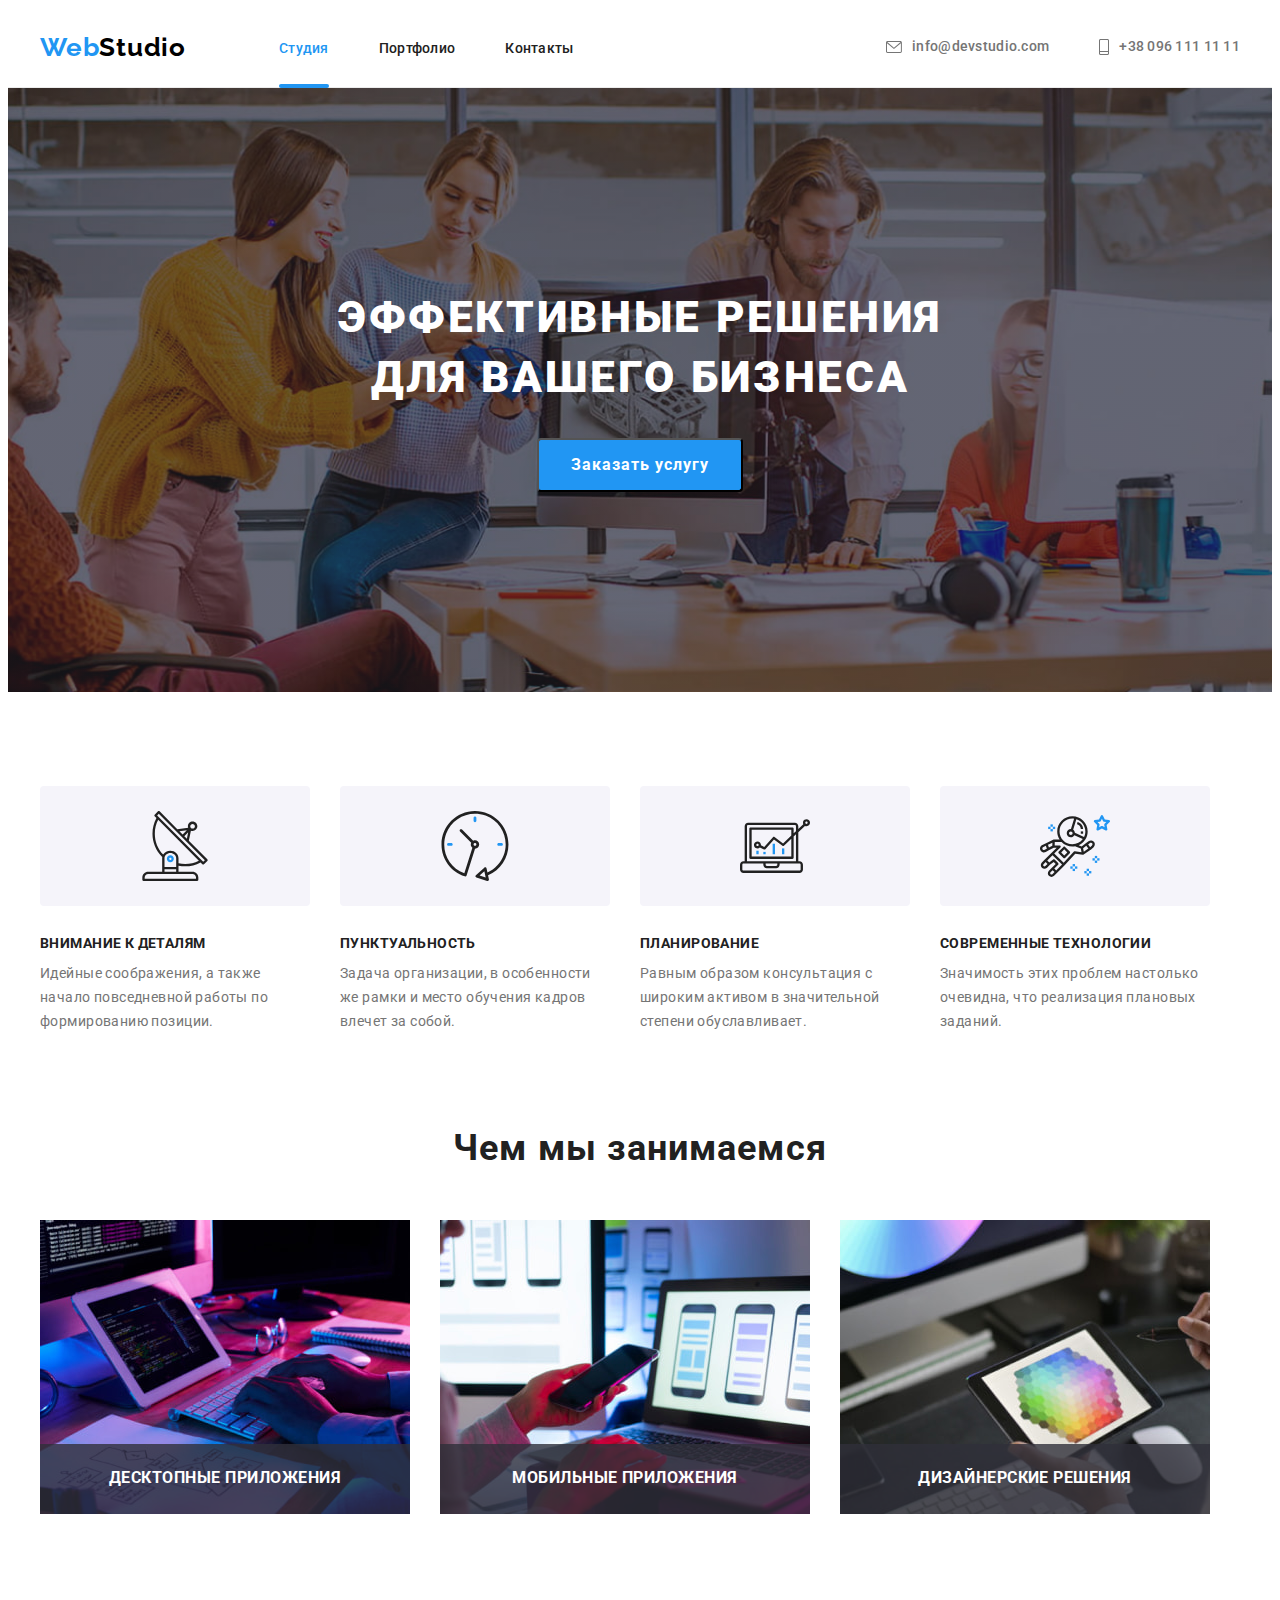
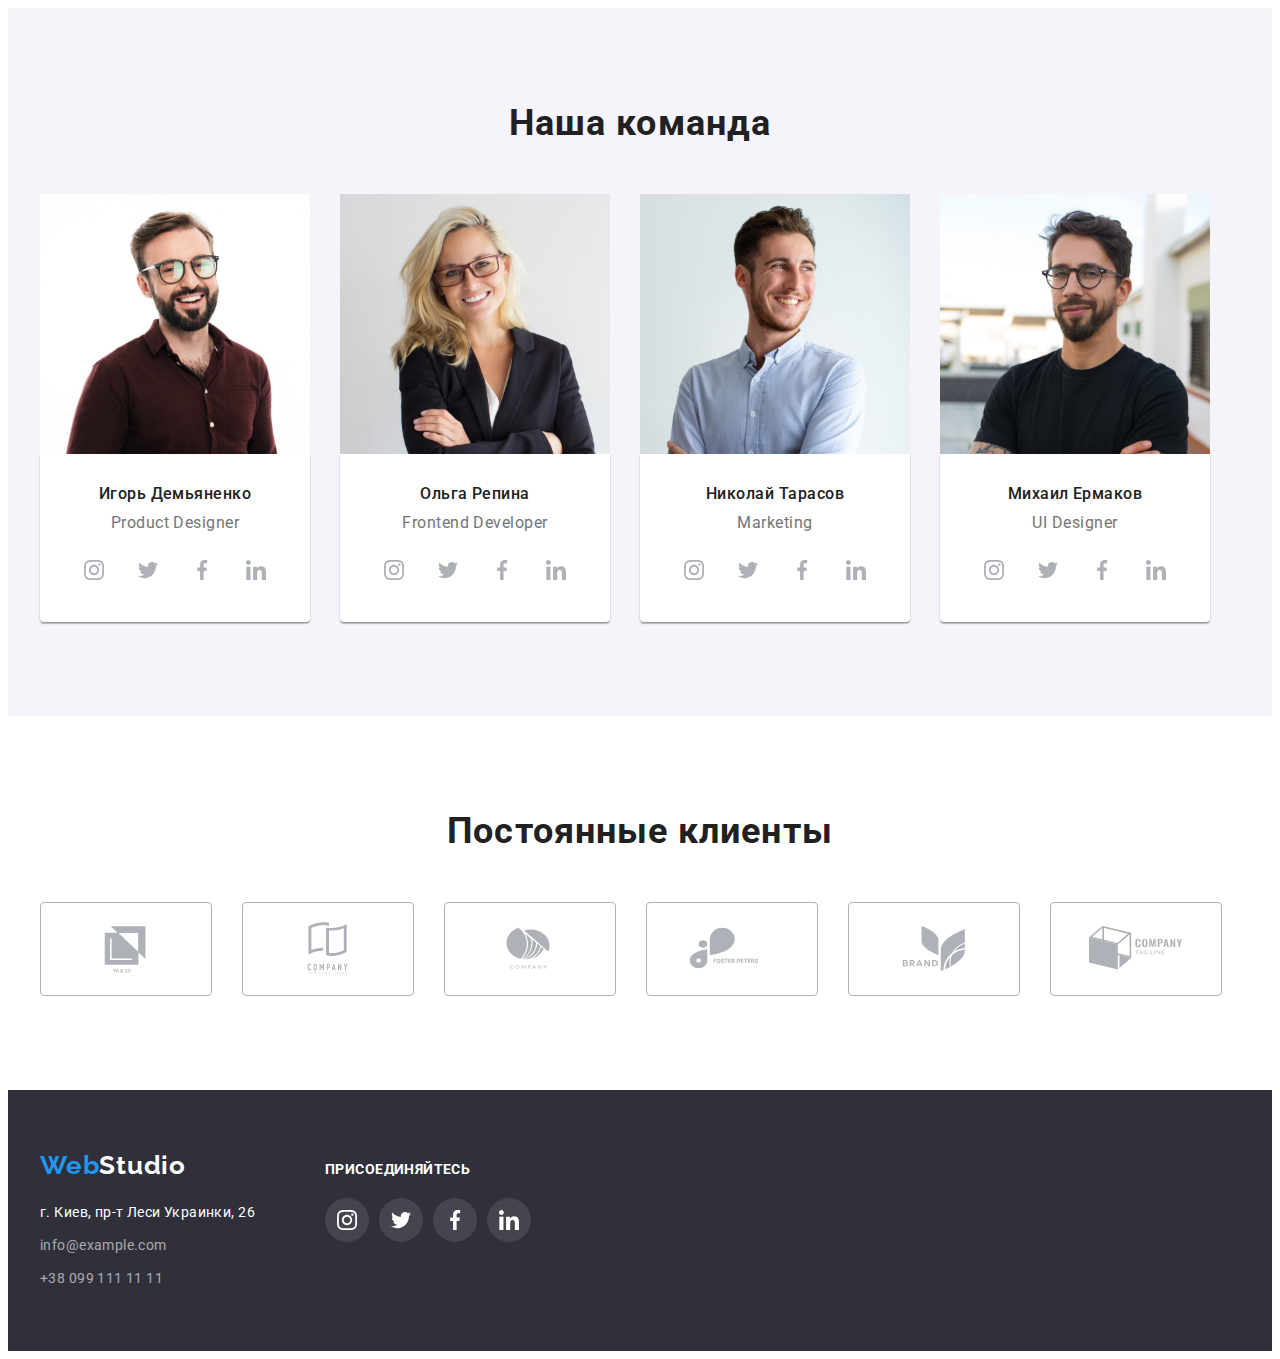
<file: index.html>
<!DOCTYPE html>
<html lang="ru">
  <head>
    <meta charset="UTF-8" />
    <meta http-equiv="X-UA-Compatible" content="IE=edge" />
    <meta name="viewport" content="width=device-width, initial-scale=1.0" />
    <title>Студия</title>
    <link rel="preconnect" href="https://fonts.googleapis.com" />
    <link rel="preconnect" href="https://fonts.gstatic.com" crossorigin />
    <link
      href="https://fonts.googleapis.com/css2?family=Raleway:wght@700&family=Roboto:wght@400;500;700;900&display=swap"
      rel="stylesheet"
    />
    <link
      rel="stylesheet"
      href="https://cdnjs.cloudflare.com/ajax/libs/modern-normalize/1.1.0/modern-normalize.min.css"
      integrity="sha512-wpPYUAdjBVSE4KJnH1VR1HeZfpl1ub8YT/NKx4PuQ5NmX2tKuGu6U/JRp5y+Y8XG2tV+wKQpNHVUX03MfMFn9Q=="
      crossorigin="anonymous"
      referrerpolicy="no-referrer"
    />
    <link rel="stylesheet" href="./css/style.css" />
  </head>
  <body>
    <!-- Шапка сайта -->
    <header class="site-header">
      <div class="container header-container">
        <nav class="navigation">
          <a class="logo" href="./index.html">Web<span class="logo-black">Studio</span></a>
          <ul class="site-nav">
            <li class="site-nav-item">
              <a class="site-nav-link current" href="./index.html">Студия</a>
            </li>
            <li class="site-nav-item">
              <a class="site-nav-link" href="./portfolio.html">Портфолио</a>
            </li>
            <li class="site-nav-item">
              <a class="site-nav-link" href="./contacts.html">Контакты</a>
            </li>
          </ul>
        </nav>

        <ul class="contact-header">
          <li class="contact-header-item margin-right">
            <a class="contact-header-link" href="mailto:info@devstudio.com">
              <svg class="contact-header-link-icon" width="16" height="12">
                <use href="./images/icons.svg#icon-mail"></use>
              </svg>
              info@devstudio.com</a
            >
          </li>
          <li class="contact-header-item">
            <a class="contact-header-link" href="tel:+380961111111">
              <svg class="contact-header-link-icon" width="10" height="16">
                <use href="./images/icons.svg#icon-phone"></use>
              </svg>
              +38 096 111 11 11</a
            >
          </li>
        </ul>
      </div>
    </header>

    <!-- Уникальный контент -->
    <main>
      <!-- Баннер -->
      <section class="banner">
        <div class="container">
          <h1 class="banner-title">Эффективные решения для вашего бизнеса</h1>
          <button class="banner-buttons" type="button" data-modal-open>Заказать услугу</button>
        </div>
      </section>

      <!-- Особенности -->
      <section class="section">
        <div class="container">
          <h2 class="section-title visually-hidden">Особенности</h2>
          <ul class="features-list">
            <li class="features-item">
              <div class="features-icon-container">
                <svg width="70px" height="70px">
                  <use href="./images/icons.svg#icon-antenna"></use>
                </svg>
              </div>
              <h3 class="features-item-title">Внимание к деталям</h3>
              <p class="features-item-text">
                Идейные соображения, а также начало повседневной работы по формированию позиции.
              </p>
            </li>
            <li class="features-item">
              <div class="features-icon-container">
                <svg width="70px" height="70px">
                  <use href="./images/icons.svg#icon-clock"></use>
                </svg>
              </div>
              <h3 class="features-item-title">Пунктуальность</h3>
              <p class="features-item-text">
                Задача организации, в особенности же рамки и место обучения кадров влечет за собой.
              </p>
            </li>
            <li class="features-item">
              <div class="features-icon-container">
                <svg width="70px" height="70px">
                  <use href="./images/icons.svg#icon-diagram"></use>
                </svg>
              </div>
              <h3 class="features-item-title">Планирование</h3>
              <p class="features-item-text">
                Равным образом консультация с широким активом в значительной степени обуславливает.
              </p>
            </li>
            <li class="features-item">
              <div class="features-icon-container">
                <svg width="70px" height="70px">
                  <use href="./images/icons.svg#icon-astronaut"></use>
                </svg>
              </div>
              <h3 class="features-item-title">Современные технологии</h3>
              <p class="features-item-text">
                Значимость этих проблем настолько очевидна, что реализация плановых заданий.
              </p>
            </li>
          </ul>
        </div>
      </section>

      <!-- Чем мы занимаемся -->
      <section class="projects section">
        <div class="container">
          <h2 class="section-title">Чем мы занимаемся</h2>
          <ul class="project-list">
            <li class="project-item">
              <div class="project-item-wrapper">
                <img
                  src="./images/close-up-image-programer-working-his-desk-office_1098-18707.jpg"
                  alt="Десктопные приложения"
                  width="370"
                />
                <p class="project-item-overlay">Десктопные приложения</p>
              </div>
            </li>
            <li class="project-item">
              <div class="project-item-wrapper">
                <img
                  src="./images/web-ui-designers-are-developing-application-smartphones-team-creators-is-working-interface-mobile-phones_8119-2713.jpg"
                  alt="Мобильные приложения"
                  width="370"
                />
                <p class="project-item-overlay">Мобильные приложения</p>
              </div>
            </li>
            <li class="project-item">
              <div class="project-item-wrapper">
                <img
                  src="./images/creative-artist-web-design-with-working-colour-selection-graphic-tablet_35674-1119.jpg"
                  alt="Дизайнерские решения"
                  width="370"
                />
                <p class="project-item-overlay">Дизайнерские решения</p>
              </div>
            </li>
          </ul>
        </div>
      </section>

      <!-- Наша команда -->
      <section class="team section">
        <div class="container">
          <h2 class="section-title">Наша команда</h2>
          <ul class="team-list">
            <li class="team-card">
              <img src="./images/demyanenko.jpg" alt="Игорь Демьяненко" width="270" />
              <div class="team-card-container">
                <h3 class="team-card-title">Игорь Демьяненко</h3>
                <p class="team-card-text" lang="en">Product Designer</p>
                <ul class="social-list">
                  <li class="social-list-item">
                    <a class="social-list-link" href=""
                      ><svg class="social-list-icon" width="20px" height="20px">
                        <use href="./images/icons.svg#icon-instagram"></use></svg
                    ></a>
                  </li>
                  <li class="social-list-item">
                    <a class="social-list-link" href=""
                      ><svg class="social-list-icon" width="20px" height="20px">
                        <use href="./images/icons.svg#icon-twitter"></use></svg
                    ></a>
                  </li>
                  <li class="social-list-item">
                    <a class="social-list-link" href=""
                      ><svg class="social-list-icon" width="20px" height="20px">
                        <use href="./images/icons.svg#icon-facebook"></use></svg
                    ></a>
                  </li>
                  <li class="social-list-item">
                    <a class="social-list-link" href=""
                      ><svg class="social-list-icon" width="20px" height="20px">
                        <use href="./images/icons.svg#icon-linkedin"></use></svg
                    ></a>
                  </li>
                </ul>
              </div>
            </li>
            <li class="team-card">
              <img src="./images/repina.jpg" alt="Ольга Репина" width="270" />
              <div class="team-card-container">
                <h3 class="team-card-title">Ольга Репина</h3>
                <p class="team-card-text" lang="en">Frontend Developer</p>
                <ul class="social-list">
                  <li class="social-list-item">
                    <a class="social-list-link" href=""
                      ><svg class="social-list-icon" width="20px" height="20px">
                        <use href="./images/icons.svg#icon-instagram"></use></svg
                    ></a>
                  </li>
                  <li class="social-list-item">
                    <a class="social-list-link" href=""
                      ><svg class="social-list-icon" width="20px" height="20px">
                        <use href="./images/icons.svg#icon-twitter"></use></svg
                    ></a>
                  </li>
                  <li class="social-list-item">
                    <a class="social-list-link" href=""
                      ><svg class="social-list-icon" width="20px" height="20px">
                        <use href="./images/icons.svg#icon-facebook"></use></svg
                    ></a>
                  </li>
                  <li class="social-list-item">
                    <a class="social-list-link" href=""
                      ><svg class="social-list-icon" width="20px" height="20px">
                        <use href="./images/icons.svg#icon-linkedin"></use></svg
                    ></a>
                  </li>
                </ul>
              </div>
            </li>
            <li class="team-card">
              <img src="./images/tarasov.jpg" alt="Николай Тарасов" width="270" />
              <div class="team-card-container">
                <h3 class="team-card-title">Николай Тарасов</h3>
                <p class="team-card-text" lang="en">Marketing</p>
                <ul class="social-list">
                  <li class="social-list-item">
                    <a class="social-list-link" href=""
                      ><svg class="social-list-icon" width="20px" height="20px">
                        <use href="./images/icons.svg#icon-instagram"></use></svg
                    ></a>
                  </li>
                  <li class="social-list-item">
                    <a class="social-list-link" href=""
                      ><svg class="social-list-icon" width="20px" height="20px">
                        <use href="./images/icons.svg#icon-twitter"></use></svg
                    ></a>
                  </li>
                  <li class="social-list-item">
                    <a class="social-list-link" href=""
                      ><svg class="social-list-icon" width="20px" height="20px">
                        <use href="./images/icons.svg#icon-facebook"></use></svg
                    ></a>
                  </li>
                  <li class="social-list-item">
                    <a class="social-list-link" href=""
                      ><svg class="social-list-icon" width="20px" height="20px">
                        <use href="./images/icons.svg#icon-linkedin"></use></svg
                    ></a>
                  </li>
                </ul>
              </div>
            </li>
            <li class="team-card">
              <img src="./images/ermakov.jpg" alt="Михаил Ермаков" width="270" />
              <div class="team-card-container">
                <h3 class="team-card-title">Михаил Ермаков</h3>
                <p class="team-card-text" lang="en">UI Designer</p>
                <ul class="social-list">
                  <li class="social-list-item">
                    <a class="social-list-link" href=""
                      ><svg class="social-list-icon" width="20px" height="20px">
                        <use href="./images/icons.svg#icon-instagram"></use></svg
                    ></a>
                  </li>
                  <li class="social-list-item">
                    <a class="social-list-link" href=""
                      ><svg class="social-list-icon" width="20px" height="20px">
                        <use href="./images/icons.svg#icon-twitter"></use></svg
                    ></a>
                  </li>
                  <li class="social-list-item">
                    <a class="social-list-link" href=""
                      ><svg class="social-list-icon" width="20px" height="20px">
                        <use href="./images/icons.svg#icon-facebook"></use></svg
                    ></a>
                  </li>
                  <li class="social-list-item">
                    <a class="social-list-link" href=""
                      ><svg class="social-list-icon" width="20px" height="20px">
                        <use href="./images/icons.svg#icon-linkedin"></use></svg
                    ></a>
                  </li>
                </ul>
              </div>
            </li>
          </ul>
        </div>
      </section>
      <section class="clients section">
        <div class="container">
          <h2 class="section-title">Постоянные клиенты</h2>
          <ul class="clients-list">
            <li class="clients-item">
              <a class="clients-link" href=""
                ><svg class="clients-icon" width="106" height="60">
                  <use href="./images/icons.svg#icon-Logo1"></use></svg
              ></a>
            </li>
            <li class="clients-item">
              <a class="clients-link" href=""
                ><svg class="clients-icon" width="106" height="60">
                  <use href="./images/icons.svg#icon-Logo2"></use></svg
              ></a>
            </li>
            <li class="clients-item">
              <a class="clients-link" href=""
                ><svg class="clients-icon" width="106" height="60">
                  <use href="./images/icons.svg#icon-Logo3"></use></svg
              ></a>
            </li>
            <li class="clients-item">
              <a class="clients-link" href=""
                ><svg class="clients-icon" width="106" height="60">
                  <use href="./images/icons.svg#icon-Logo4"></use></svg
              ></a>
            </li>
            <li class="clients-item">
              <a class="clients-link" href=""
                ><svg class="clients-icon" width="106" height="60">
                  <use href="./images/icons.svg#icon-Logo5"></use></svg
              ></a>
            </li>
            <li class="clients-item">
              <a class="clients-link" href=""
                ><svg class="clients-icon" width="106" height="60">
                  <use href="./images/icons.svg#icon-Logo6"></use></svg
              ></a>
            </li>
          </ul>
        </div>
      </section>
    </main>

    <!-- Футер -->
    <footer class="site-footer">
      <div class="container">
        <div class="footer-container">
          <div class="address-container">
            <a class="logo" href="./index.html">Web<span class="logo-white">Studio</span></a>

            <!-- Контакты -->
            <address class="address">
              <ul class="contact-footer">
                <li class="contact-footer-item">
                  <a class="contact-footer-link" href="https://goo.gl/maps/V5BgEMV831Q8AJGa7"
                    >г. Киев, пр-т Леси Украинки, 26</a
                  >
                </li>
                <li class="contact-footer-item">
                  <a class="contact-footer-link transparent" href="mailto:info@example.com"
                    >info@example.com</a
                  >
                </li>
                <li class="contact-footer-item">
                  <a class="contact-footer-link transparent" href="tel:+380991111111"
                    >+38 099 111 11 11</a
                  >
                </li>
              </ul>
            </address>
          </div>
          <div class="footer-social">
            <p class="footer-social-text">Присоединяйтесь</p>
            <ul class="footer-social-list">
              <li class="footer-social-item">
                <a class="footer-social-link" href="">
                  <svg class="footer-social-icon" width="20px" height="20px">
                    <use href="./images/icons.svg#icon-instagram"></use>
                  </svg>
                </a>
              </li>
              <li class="footer-social-item">
                <a class="footer-social-link" href="">
                  <svg class="footer-social-icon" width="20px" height="20px">
                    <use href="./images/icons.svg#icon-twitter"></use>
                  </svg>
                </a>
              </li>
              <li class="footer-social-item">
                <a class="footer-social-link" href="">
                  <svg class="footer-social-icon" width="20px" height="20px">
                    <use href="./images/icons.svg#icon-facebook"></use>
                  </svg>
                </a>
              </li>
              <li class="footer-social-item">
                <a class="footer-social-link" href="">
                  <svg class="footer-social-icon" width="20px" height="20px">
                    <use href="./images/icons.svg#icon-linkedin"></use>
                  </svg>
                </a>
              </li>
            </ul>
          </div>
        </div>
      </div>
    </footer>
    <div class="backdrop is-hidden" data-modal>
      <div class="modal">
        <button type="button" class="modal-close-btn" data-modal-close>
          <svg class="modal-close-icon" width="18" height="18">
            <use href="./images/icons.svg#icon-close"></use>
          </svg>
        </button>
      </div>
    </div>
    <script src="./js/modal.js"></script>
  </body>
</html>
</file>
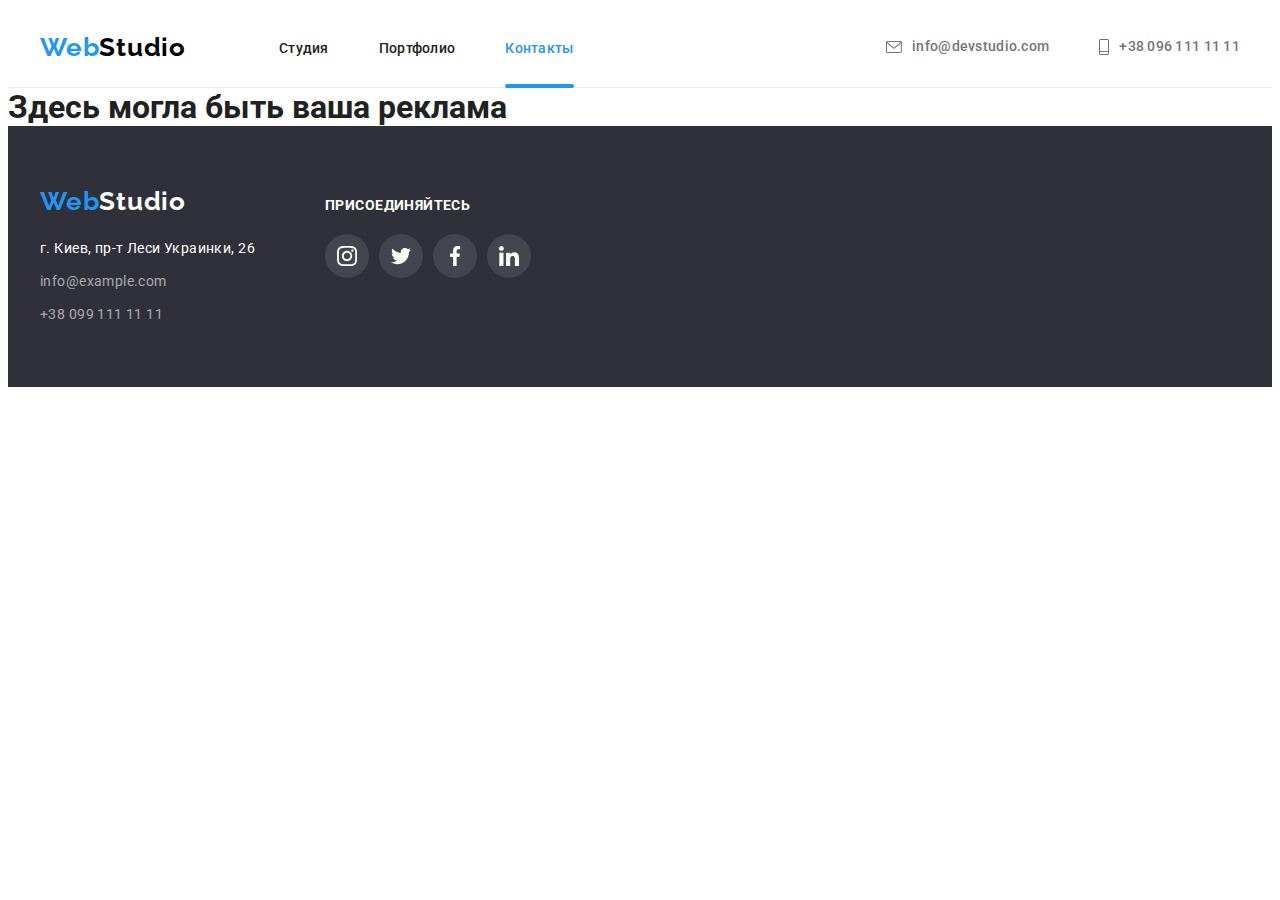
<file: contacts.html>
<!DOCTYPE html>
<html lang="ru">
  <head>
    <meta charset="UTF-8" />
    <meta http-equiv="X-UA-Compatible" content="IE=edge" />
    <meta name="viewport" content="width=device-width, initial-scale=1.0" />
    <title>Контакты</title>
    <link rel="preconnect" href="https://fonts.googleapis.com" />
    <link rel="preconnect" href="https://fonts.gstatic.com" crossorigin />
    <link
      href="https://fonts.googleapis.com/css2?family=Raleway:wght@700&family=Roboto:wght@400;500;700;900&display=swap"
      rel="stylesheet"
    />
    <link
      rel="stylesheet"
      href="https://cdnjs.cloudflare.com/ajax/libs/modern-normalize/1.1.0/modern-normalize.min.css"
      integrity="sha512-wpPYUAdjBVSE4KJnH1VR1HeZfpl1ub8YT/NKx4PuQ5NmX2tKuGu6U/JRp5y+Y8XG2tV+wKQpNHVUX03MfMFn9Q=="
      crossorigin="anonymous"
      referrerpolicy="no-referrer"
    />
    <link rel="stylesheet" href="./css/style.css" />
  </head>
  <body>
    <!-- Шапка сайта -->
    <header class="site-header">
      <div class="container header-container">
        <nav class="navigation">
          <a class="logo" href="./index.html">Web<span class="logo-black">Studio</span></a>
          <ul class="site-nav">
            <li class="site-nav-item">
              <a class="site-nav-link" href="./index.html">Студия</a>
            </li>
            <li class="site-nav-item">
              <a class="site-nav-link" href="./portfolio.html">Портфолио</a>
            </li>
            <li class="site-nav-item">
              <a class="site-nav-link current" href="./contacts.html">Контакты</a>
            </li>
          </ul>
        </nav>

        <ul class="contact-header">
          <li class="contact-header-item margin-right">
            <a class="contact-header-link" href="mailto:info@devstudio.com">
              <svg class="contact-header-link-icon" width="16" height="12">
                <use href="./images/icons.svg#icon-mail"></use>
              </svg>
              info@devstudio.com</a
            >
          </li>
          <li class="contact-header-item">
            <a class="contact-header-link" href="tel:+380961111111">
              <svg class="contact-header-link-icon" width="10" height="16">
                <use href="./images/icons.svg#icon-phone"></use>
              </svg>
              +38 096 111 11 11</a
            >
          </li>
        </ul>
      </div>
    </header>

    <!-- Уникальный контент -->
    <main>
      <h1>Здесь могла быть ваша реклама</h1>
    </main>

    <!-- Футер -->
    <footer class="site-footer">
      <div class="container">
        <div class="footer-container">
          <div class="address-container">
            <a class="logo" href="./index.html">Web<span class="logo-white">Studio</span></a>

            <!-- Контакты -->
            <address class="address">
              <ul class="contact-footer">
                <li class="contact-footer-item">
                  <a class="contact-footer-link" href="https://goo.gl/maps/V5BgEMV831Q8AJGa7"
                    >г. Киев, пр-т Леси Украинки, 26</a
                  >
                </li>
                <li class="contact-footer-item">
                  <a class="contact-footer-link transparent" href="mailto:info@example.com"
                    >info@example.com</a
                  >
                </li>
                <li class="contact-footer-item">
                  <a class="contact-footer-link transparent" href="tel:+380991111111"
                    >+38 099 111 11 11</a
                  >
                </li>
              </ul>
            </address>
          </div>
          <div class="footer-social">
            <p class="footer-social-text">Присоединяйтесь</p>
            <ul class="footer-social-list">
              <li class="footer-social-item">
                <a class="footer-social-link" href="">
                  <svg class="footer-social-icon" width="20px" height="20px">
                    <use href="./images/icons.svg#icon-instagram"></use>
                  </svg>
                </a>
              </li>
              <li class="footer-social-item">
                <a class="footer-social-link" href="">
                  <svg class="footer-social-icon" width="20px" height="20px">
                    <use href="./images/icons.svg#icon-twitter"></use>
                  </svg>
                </a>
              </li>
              <li class="footer-social-item">
                <a class="footer-social-link" href="">
                  <svg class="footer-social-icon" width="20px" height="20px">
                    <use href="./images/icons.svg#icon-facebook"></use>
                  </svg>
                </a>
              </li>
              <li class="footer-social-item">
                <a class="footer-social-link" href="">
                  <svg class="footer-social-icon" width="20px" height="20px">
                    <use href="./images/icons.svg#icon-linkedin"></use>
                  </svg>
                </a>
              </li>
            </ul>
          </div>
        </div>
      </div>
    </footer>
  </body>
</html>
</file>
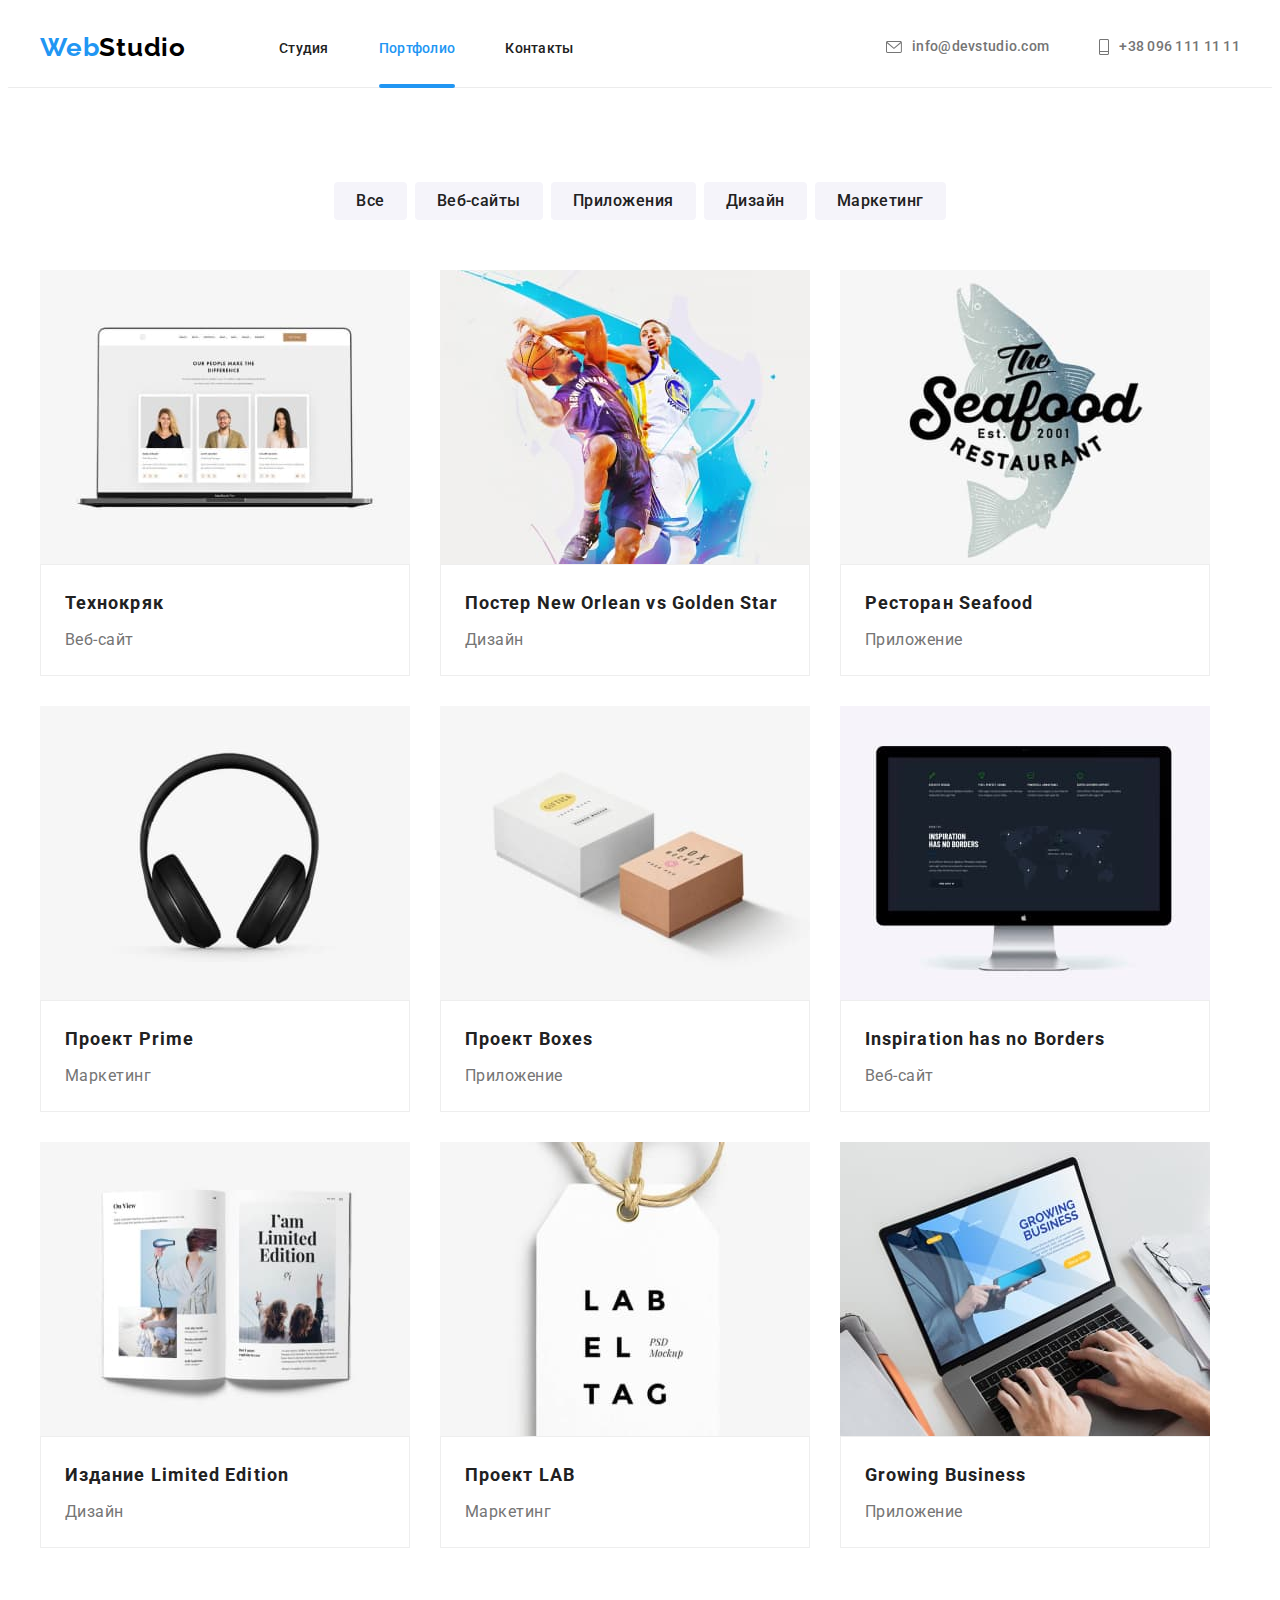
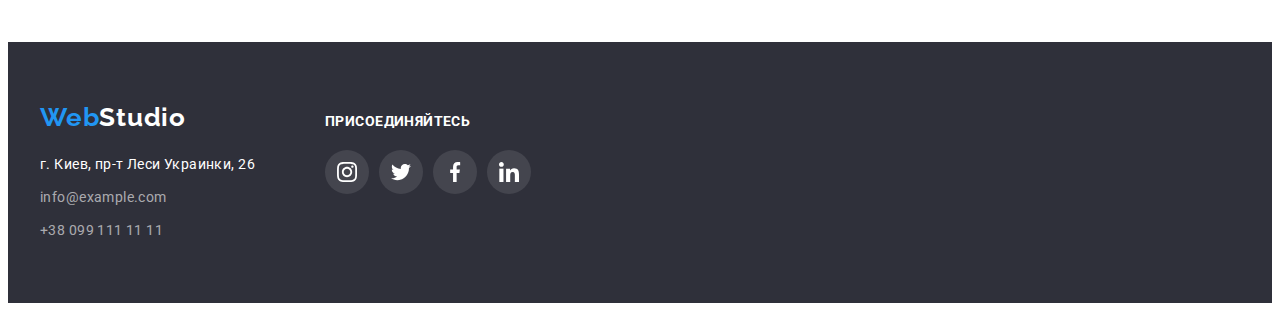
<file: portfolio.html>
<!DOCTYPE html>
<html lang="ru">
  <head>
    <meta charset="UTF-8" />
    <meta http-equiv="X-UA-Compatible" content="IE=edge" />
    <meta name="viewport" content="width=device-width, initial-scale=1.0" />
    <title>Портфолио</title>
    <link rel="preconnect" href="https://fonts.googleapis.com" />
    <link rel="preconnect" href="https://fonts.gstatic.com" crossorigin />
    <link
      href="https://fonts.googleapis.com/css2?family=Raleway:wght@700&family=Roboto:wght@400;500;700;900&display=swap"
      rel="stylesheet"
    />
    <link
      rel="stylesheet"
      href="https://cdnjs.cloudflare.com/ajax/libs/modern-normalize/1.1.0/modern-normalize.min.css"
      integrity="sha512-wpPYUAdjBVSE4KJnH1VR1HeZfpl1ub8YT/NKx4PuQ5NmX2tKuGu6U/JRp5y+Y8XG2tV+wKQpNHVUX03MfMFn9Q=="
      crossorigin="anonymous"
      referrerpolicy="no-referrer"
    />
    <link rel="stylesheet" href="./css/style.css" />
  </head>
  <body>
    <!-- Шапка сайта -->
    <header class="site-header">
      <div class="container header-container">
        <nav class="navigation">
          <a class="logo" href="./index.html">Web<span class="logo-black">Studio</span></a>
          <ul class="site-nav">
            <li class="site-nav-item">
              <a class="site-nav-link" href="./index.html">Студия</a>
            </li>
            <li class="site-nav-item">
              <a class="site-nav-link current" href="./portfolio.html">Портфолио</a>
            </li>
            <li class="site-nav-item">
              <a class="site-nav-link" href="./contacts.html">Контакты</a>
            </li>
          </ul>
        </nav>

        <ul class="contact-header">
          <li class="contact-header-item margin-right">
            <a class="contact-header-link" href="mailto:info@devstudio.com">
              <svg class="contact-header-link-icon" width="16" height="12">
                <use href="./images/icons.svg#icon-mail"></use>
              </svg>
              info@devstudio.com</a
            >
          </li>
          <li class="contact-header-item">
            <a class="contact-header-link" href="tel:+380961111111">
              <svg class="contact-header-link-icon" width="10" height="16">
                <use href="./images/icons.svg#icon-phone"></use>
              </svg>
              +38 096 111 11 11</a
            >
          </li>
        </ul>
      </div>
    </header>

    <!-- Уникальный контент -->
    <main>
      <section class="section">
        <div class="container">
          <h1 class="section-title visually-hidden">Портфолио</h1>
          <ul class="portfolio-buttons-list">
            <li class="portfolio-item">
              <button class="portfolio-buttons" type="button">Все</button>
            </li>
            <li class="portfolio-item">
              <button class="portfolio-buttons" type="button">Веб-сайты</button>
            </li>
            <li class="portfolio-item">
              <button class="portfolio-buttons" type="button">Приложения</button>
            </li>
            <li class="portfolio-item">
              <button class="portfolio-buttons" type="button">Дизайн</button>
            </li>
            <li class="portfolio-item">
              <button class="portfolio-buttons" type="button">Маркетинг</button>
            </li>
          </ul>
          <ul class="portfolio-list">
            <li class="portfolio-card">
              <a class="portfolio-card-link" href="#">
                <div class="portfolio-card-img-wrapper">
                  <img
                    src="./images/portfolio/portfolio1.jpg"
                    alt="Пример проекта Веб-сайт"
                    width="370"
                  />
                  <p class="overlay">
                    Ресурс предлагает комплексные предложения с разным уровнем функционала и
                    сервисов. Все это позволит посетителю получить исчерпывающие сведения о компании
                    или частном лице.
                  </p>
                </div>
                <div class="portfolio-card-container">
                  <h2 class="portfolio-card-title">Технокряк</h2>
                  <p class="portfolio-card-description">Веб-сайт</p>
                </div></a
              >
            </li>
            <li class="portfolio-card">
              <a class="portfolio-card-link" href="#">
                <div class="portfolio-card-img-wrapper">
                  <img
                    src="./images/portfolio/portfolio2.jpg"
                    alt="Пример проекта Дизайн"
                    width="370"
                  />
                  <p class="overlay">
                    Ресурс предлагает комплексные предложения с разным уровнем функционала и
                    сервисов. Все это позволит посетителю получить исчерпывающие сведения о компании
                    или частном лице.
                  </p>
                </div>
                <div class="portfolio-card-container">
                  <h2 class="portfolio-card-title">
                    Постер <span lang="en">New Orlean vs Golden Star</span>
                  </h2>
                  <p class="portfolio-card-description">Дизайн</p>
                </div></a
              >
            </li>
            <li class="portfolio-card">
              <a class="portfolio-card-link" href="#">
                <div class="portfolio-card-img-wrapper">
                  <img
                    src="./images/portfolio/portfolio3.jpg"
                    alt="Пример проекта Приложение"
                    width="370"
                  />
                  <p class="overlay">
                    Ресурс предлагает комплексные предложения с разным уровнем функционала и
                    сервисов. Все это позволит посетителю получить исчерпывающие сведения о компании
                    или частном лице.
                  </p>
                </div>
                <div class="portfolio-card-container">
                  <h2 class="portfolio-card-title">Ресторан <span lang="en">Seafood</span></h2>
                  <p class="portfolio-card-description">Приложение</p>
                </div></a
              >
            </li>
            <li class="portfolio-card">
              <a class="portfolio-card-link" href="#">
                <div class="portfolio-card-img-wrapper">
                  <img
                    src="./images/portfolio/portfolio4.jpg"
                    alt="Пример проекта Маркетинг"
                    width="370"
                  />
                  <p class="overlay">
                    Ресурс предлагает комплексные предложения с разным уровнем функционала и
                    сервисов. Все это позволит посетителю получить исчерпывающие сведения о компании
                    или частном лице.
                  </p>
                </div>
                <div class="portfolio-card-container">
                  <h2 class="portfolio-card-title">Проект <span class="en">Prime</span></h2>
                  <p class="portfolio-card-description">Маркетинг</p>
                </div></a
              >
            </li>
            <li class="portfolio-card">
              <a class="portfolio-card-link" href="#">
                <div class="portfolio-card-img-wrapper">
                  <img
                    src="./images/portfolio/portfolio5.jpg"
                    alt="Пример проекта Приложение"
                    width="370"
                  />
                  <p class="overlay">
                    Ресурс предлагает комплексные предложения с разным уровнем функционала и
                    сервисов. Все это позволит посетителю получить исчерпывающие сведения о компании
                    или частном лице.
                  </p>
                </div>
                <div class="portfolio-card-container">
                  <h2 class="portfolio-card-title">Проект <span lang="en">Boxes</span></h2>
                  <p class="portfolio-card-description">Приложение</p>
                </div></a
              >
            </li>
            <li class="portfolio-card">
              <a class="portfolio-card-link" href="#">
                <div class="portfolio-card-img-wrapper">
                  <img
                    src="./images/portfolio/portfolio6.jpg"
                    alt="Пример проекта Веб-сайт"
                    width="370"
                  />
                  <p class="overlay">
                    Ресурс предлагает комплексные предложения с разным уровнем функционала и
                    сервисов. Все это позволит посетителю получить исчерпывающие сведения о компании
                    или частном лице.
                  </p>
                </div>
                <div class="portfolio-card-container">
                  <h2 class="portfolio-card-title" lang="en">Inspiration has no Borders</h2>
                  <p class="portfolio-card-description">Веб-сайт</p>
                </div></a
              >
            </li>
            <li class="portfolio-card">
              <a class="portfolio-card-link" href="#">
                <div class="portfolio-card-img-wrapper">
                  <img
                    src="./images/portfolio/portfolio7.jpg"
                    alt="Пример проекта Дизайн"
                    width="370"
                  />
                  <p class="overlay">
                    Ресурс предлагает комплексные предложения с разным уровнем функционала и
                    сервисов. Все это позволит посетителю получить исчерпывающие сведения о компании
                    или частном лице.
                  </p>
                </div>
                <div class="portfolio-card-container">
                  <h2 class="portfolio-card-title">
                    Издание <span lang="en">Limited Edition</span>
                  </h2>
                  <p class="portfolio-card-description">Дизайн</p>
                </div></a
              >
            </li>
            <li class="portfolio-card">
              <a class="portfolio-card-link" href="#">
                <div class="portfolio-card-img-wrapper">
                  <img
                    src="./images/portfolio/portfolio8.jpg"
                    alt="Пример проекта Маркетинг"
                    width="370"
                  />
                  <p class="overlay">
                    Ресурс предлагает комплексные предложения с разным уровнем функционала и
                    сервисов. Все это позволит посетителю получить исчерпывающие сведения о компании
                    или частном лице.
                  </p>
                </div>
                <div class="portfolio-card-container">
                  <h2 class="portfolio-card-title">Проект <span lang="en">LAB</span></h2>
                  <p class="portfolio-card-description">Маркетинг</p>
                </div></a
              >
            </li>
            <li class="portfolio-card">
              <a class="portfolio-card-link" href="#">
                <div class="portfolio-card-img-wrapper">
                  <img
                    src="./images/portfolio/portfolio9.jpg"
                    alt="Пример проекта Приложение"
                    width="370"
                  />
                  <p class="overlay">
                    Ресурс предлагает комплексные предложения с разным уровнем функционала и
                    сервисов. Все это позволит посетителю получить исчерпывающие сведения о компании
                    или частном лице.
                  </p>
                </div>
                <div class="portfolio-card-container">
                  <h2 class="portfolio-card-title" lang="en">Growing Business</h2>
                  <p class="portfolio-card-description">Приложение</p>
                </div></a
              >
            </li>
          </ul>
        </div>
      </section>
    </main>

    <!-- Футер -->
    <footer class="site-footer">
      <div class="container">
        <div class="footer-container">
          <div class="address-container">
            <a class="logo" href="./index.html">Web<span class="logo-white">Studio</span></a>

            <!-- Контакты -->
            <address class="address">
              <ul class="contact-footer">
                <li class="contact-footer-item">
                  <a class="contact-footer-link" href="https://goo.gl/maps/V5BgEMV831Q8AJGa7"
                    >г. Киев, пр-т Леси Украинки, 26</a
                  >
                </li>
                <li class="contact-footer-item">
                  <a class="contact-footer-link transparent" href="mailto:info@example.com"
                    >info@example.com</a
                  >
                </li>
                <li class="contact-footer-item">
                  <a class="contact-footer-link transparent" href="tel:+380991111111"
                    >+38 099 111 11 11</a
                  >
                </li>
              </ul>
            </address>
          </div>
          <div class="footer-social">
            <p class="footer-social-text">Присоединяйтесь</p>
            <ul class="footer-social-list">
              <li class="footer-social-item">
                <a class="footer-social-link" href="">
                  <svg class="footer-social-icon" width="20px" height="20px">
                    <use href="./images/icons.svg#icon-instagram"></use>
                  </svg>
                </a>
              </li>
              <li class="footer-social-item">
                <a class="footer-social-link" href="">
                  <svg class="footer-social-icon" width="20px" height="20px">
                    <use href="./images/icons.svg#icon-twitter"></use>
                  </svg>
                </a>
              </li>
              <li class="footer-social-item">
                <a class="footer-social-link" href="">
                  <svg class="footer-social-icon" width="20px" height="20px">
                    <use href="./images/icons.svg#icon-facebook"></use>
                  </svg>
                </a>
              </li>
              <li class="footer-social-item">
                <a class="footer-social-link" href="">
                  <svg class="footer-social-icon" width="20px" height="20px">
                    <use href="./images/icons.svg#icon-linkedin"></use>
                  </svg>
                </a>
              </li>
            </ul>
          </div>
        </div>
      </div>
    </footer>
  </body>
</html>
</file>
<file: css/style.css>
:root {
  --primary-white-color: #ffffff;
  --primary-sonic-color: #757575;
  --primary-blue-color: #2196f3;
  --primary-black-color: #212121;
  --primary-background-color: #2f303a;
}

body {
  font-family: 'Roboto', sans-serif;
  color: var(--primary-black-color);
}
ul,
ol {
  list-style: none;
  margin-top: 0;
  margin-bottom: 0;
  padding-left: 0;
}
a {
  text-decoration: none;
}
h1,
h2,
h3,
h4,
h5,
h6,
p {
  margin-top: 0;
  margin-bottom: 0;
}
img {
  display: block;
  max-width: 100%;
  height: auto;
}
.visually-hidden {
  position: absolute;
  width: 1px;
  height: 1px;
  margin: -1px;
  border: 0;
  padding: 0;
  white-space: nowrap;
  clip-path: inset(100%);
  clip: rect(0 0 0 0);
  overflow: hidden;
}
.section {
  padding: 94px 0;
}
/* HEADER-POSITION */
.container {
  width: 1200px;
  padding: 0 15px;
  margin: 0 auto;
}
.header-container {
  display: flex;
  align-items: center;
  justify-content: space-between;
}
.navigation {
  display: flex;
  align-items: center;
}
.site-nav {
  margin-left: 93px;
  display: flex;
  align-items: center;
}
.contact-header {
  display: flex;
  align-items: center;
}
/* HEADER STUDIO */
.logo {
  color: var(--primary-blue-color);
  font-family: Raleway;
  font-weight: 700;
  font-size: 26px;
  line-height: 1.19;
  letter-spacing: 0.03em;
}
.logo-black {
  color: #000000;
}
.site-nav-item {
  position: relative;
}
.site-nav-item:not(:last-child) {
  margin-right: 50px;
}
.site-nav-link {
  color: var(--primary-black-color);
  font-weight: 500;
  font-size: 14px;
  line-height: 1.14;
  letter-spacing: 0.02em;
  transition-property: color;
  transition-duration: 250ms;
  transition-timing-function: cubic-bezier(0.4, 0, 0.2, 1);
}
.site-nav-link:hover,
.site-nav-link:focus {
  color: var(--primary-blue-color);
}
.site-nav-link.current {
  color: var(--primary-blue-color);
}
.site-nav-link.current::after {
  content: "";
  width: 100%;
  height: 4px;
  border-radius: 2px;
  background-color: var(--primary-blue-color);
  position: absolute;
  top: 45.7px;
  left: 0;
  cursor: default;
}
.margin-right {
  margin-right: 50px;
}

.contact-header-link {
  display: flex;
  align-items: center;
  color: var(--primary-sonic-color);
  font-weight: 500;
  font-size: 14px;
  line-height: 1.14;
  letter-spacing: 0.02em;
  transition-property: color;
  transition-duration: 250ms;
  transition-timing-function: cubic-bezier(0.4, 0, 0.2, 1);
  
}
.contact-header-link:hover,
.contact-header-link:focus {
  color: var(--primary-blue-color);
}
.contact-header-link-icon {
  margin-right: 10px;
  fill: var(--primary-sonic-color);
  transition-property: fill;
  transition-duration: 250ms;
  transition-timing-function: cubic-bezier(0.4, 0, 0.2, 1);
}
.contact-header-link:hover .contact-header-link-icon,
.contact-header-link:focus .contact-header-link-icon {
  fill: var(--primary-blue-color);
}
/* MAIN STUDIO */
.site-header {
  border-bottom: 1px solid #ececec;
  padding: 24px 0;
}
.banner {
  max-width: 1600px;
  margin: 0 auto;
  padding: 200px 0;
  text-align: center;
  background-image: linear-gradient(rgba(47, 48, 58, 0.4), rgba(47, 48, 58, 0.4)),
    url('../images/background.jpg');
  background-color: #c4c4c4;
  background-size: cover;
  background-repeat: no-repeat;
  background-position: center;
}
.banner-title {
  margin: 0 auto 30px;
  width: 696px;
  color: var(--primary-white-color);
  font-weight: 900;
  font-size: 44px;
  line-height: 1.36;
  letter-spacing: 0.06em;
  text-transform: uppercase;
}
.banner-buttons {
  padding: 10px 32px;
  border-radius: 4px;
  font-family: inherit;
  color: var(--primary-white-color);
  background-color: var(--primary-blue-color);
  cursor: pointer;
  font-weight: 700;
  font-size: 16px;
  line-height: 1.88;
  letter-spacing: 0.06em;
  transition-property: background-color;
  transition-duration: 250ms;
  transition-timing-function: cubic-bezier(0.4, 0, 0.2, 1);
}
.banner-buttons:hover,
.banner-buttons:focus {
  background-color: #188ce8;
}
.features-icon-container {
  display: flex;
  justify-content: center;
  align-items: center;
  margin-bottom: 30px;
  height: 120px;
  background-color: #f5f4fa;
  border-radius: 4px;
}
.features-item {
  width: 270px;
}
.features-item:not(:nth-child(4n)) {
  margin-right: 30px;
}
.features-list {
  display: flex;
}
.features-item-title {
  margin-bottom: 10px;
  font-weight: 700;
  font-size: 14px;
  line-height: 1.14;
  letter-spacing: 0.03em;
  text-transform: uppercase;
}
.features-item-text {
  color: var(--primary-sonic-color);
  font-size: 14px;
  line-height: 1.71;
  letter-spacing: 0.03em;
}
.projects {
  padding-top: 0;
}
.project-list {
  display: flex;
}
.project-item:not(:nth-child(3n)) {
  margin-right: 30px;
}
.project-item-wrapper {
  position: relative;
}
.project-item-overlay {
  position: absolute;
  bottom: 0;
  left: 0;
  display: flex;
  justify-content: center;
  align-items: center;
  background-color: rgba(47, 48, 58, 0.8);
  color: var(--primary-white-color);
  font-weight: 700;
  line-height: 1.14;
  letter-spacing: 0.03em;
  width: 100%;
  height: 70px;
  text-transform: uppercase;
}
.section-title {
  margin-bottom: 50px;
  font-weight: 700;
  font-size: 36px;
  line-height: 1.17;
  text-align: center;
  letter-spacing: 0.03em;
}
.team {
  background-color: #f5f4fa;
}
.team-list {
  display: flex;
}
.team-card {
  background-color: var(--primary-white-color);
}
.team-card:not(:nth-child(4n)) {
  margin-right: 30px;
}
.team-card-container {
  padding: 30px 32px;
  box-shadow: 0 1px 3px rgba(0, 0, 0, 0.12), 0 1px 1px rgba(0, 0, 0, 0.14),
    0 2px 1px rgba(0, 0, 0, 0.2);
  border-radius: 0 0 4px 4px;
}
.team-card-title {
  margin-bottom: 10px;
  font-weight: 500;
  font-size: 16px;
  line-height: 1.19;
  text-align: center;
  letter-spacing: 0.03em;
}
.team-card-text {
  margin-bottom: 16px;
  color: var(--primary-sonic-color);
  font-size: 16px;
  line-height: 1.19;
  text-align: center;
  letter-spacing: 0.03em;
}
.social-list {
  display: flex;
  justify-content: center;
}
.social-list-item:not(:last-child) {
  margin-right: 10px;
}
.social-list-link {
  display: flex;
  justify-content: center;
  align-items: center;
  width: 44px;
  height: 44px;
  border-radius: 50%;
  transition-property: background-color;
  transition-duration: 250ms;
  transition-timing-function: cubic-bezier(0.4, 0, 0.2, 1);
}
.social-list-link:hover,
.social-list-link:focus {
  background-color: #2196f3;
}
.social-list-link:hover .social-list-icon,
.social-list-link:focus .social-list-icon {
  fill: var(--primary-white-color);
}
.social-list-icon {
  fill: #afb1b8;
  transition-property: fill;
  transition-duration: 250ms;
  transition-timing-function: cubic-bezier(0.4, 0, 0.2, 1);
}
.clients-list {
  display: flex;
}

.clients-item:not(:last-child) {
  margin-right: 30px;
}
.clients-icon {
  fill: #afb1b8;
  transition-property: fill;
  transition-duration: 250ms;
  transition-timing-function: cubic-bezier(0.4, 0, 0.2, 1);
}
.clients-link {
  display: flex;
  justify-content: center;
  align-items: center;
  border: 1px solid #afb1b8;
  border-radius: 4px;
  width: 170px;
  height: 92px;
  transition-property: border;
  transition-duration: 250ms;
  transition-timing-function: cubic-bezier(0.4, 0, 0.2, 1);
}
.clients-link:hover,
.clients-link:focus {
  border: 1px solid var(--primary-blue-color);
}
.clients-link:hover .clients-icon,
.clients-link:focus .clients-icon {
  fill: var(--primary-blue-color);
}

/* FOOTER STUDIO */
.site-footer {
  background-color: var(--primary-background-color);
  padding: 60px 0;
}
.footer-container {
  display: flex;
  align-items: baseline;
}
.address-container {
  margin-right: 70px;
}
.address {
  margin-top: 20px;
}
.logo-white {
  color: var(--primary-white-color);
}
.contact-footer-item:not(:last-child) {
  margin-bottom: 9px;
}
.contact-footer-link {
  color: var(--primary-white-color);
  font-style: normal;
  font-size: 14px;
  line-height: 1.71;
  letter-spacing: 0.03em;
  transition-property: color;
  transition-duration: 250ms;
  transition-timing-function: cubic-bezier(0.4, 0, 0.2, 1);
}
.contact-footer-link:hover,
.contact-footer-link:focus,
.contact-footer-link.transparent:hover,
.contact-footer-link.transparent:focus {
  color: var(--primary-blue-color);
}
.contact-footer-link.transparent {
  color: rgba(255, 255, 255, 0.6);
  transition-property: color;
  transition-duration: 250ms;
  transition-timing-function: cubic-bezier(0.4, 0, 0.2, 1);
}

.footer-social-text {
  margin-bottom: 20px;
  color: var(--primary-white-color);
  font-weight: 700;
  font-size: 14px;
  line-height: 1.14;
  letter-spacing: 0.03em;
  text-transform: uppercase;
}
.footer-social-list {
  display: flex;
}
.footer-social-item:not(:last-child) {
  margin-right: 10px;
}
.footer-social-link {
  display: flex;
  justify-content: center;
  align-items: center;
  width: 44px;
  height: 44px;
  background-color: rgba(255, 255, 255, 0.1);
  border-radius: 50%;
  transition-property: background-color;
  transition-duration: 250ms;
  transition-timing-function: cubic-bezier(0.4, 0, 0.2, 1);
}
.footer-social-link:hover,
.footer-social-link:focus {
  background-color: var(--primary-blue-color);
}
.footer-social-icon {
  fill: var(--primary-white-color);
}
/* PORTFOLIO PAGE MAIN  */
.portfolio-item:not(:last-child) {
  margin-right: 8px;
}
.portfolio-buttons-list {
  display: flex;
  justify-content: center;
  margin-bottom: 50px;
}
.portfolio-buttons {
  padding: 6px 22px;
  border: transparent;
  border-radius: 4px;
  font-family: inherit;
  background-color: #f5f4fa;
  color: var(--primary-black-color);
  font-weight: 500;
  font-size: 16px;
  line-height: 1.63;
  text-align: center;
  letter-spacing: 0.03em;
  cursor: pointer;
  transition-property: box-shadow, background-color, color;
  transition-duration: 250ms;
  transition-timing-function: cubic-bezier(0.4, 0, 0.2, 1);
}
.portfolio-buttons:hover,
.portfolio-buttons:focus {
  background-color: var(--primary-blue-color);
  color: var(--primary-white-color);
  box-shadow: 0px 3px 1px rgba(0, 0, 0, 0.1), 0px 1px 2px rgba(0, 0, 0, 0.08),
    0px 2px 2px rgba(0, 0, 0, 0.12);
}
.portfolio-list {
  display: flex;
  flex-wrap: wrap;
}
.portfolio-card-link {
  display: block;
  transition-property: box-shadow;
  transition-duration: 250ms;
  transition-timing-function: cubic-bezier(0.4, 0, 0.2, 1);
}
.portfolio-card-link:hover,
.portfolio-card-link:focus {
  box-shadow: 0px 1px 1px rgba(0, 0, 0, 0.12), 0px 4px 4px rgba(0, 0, 0, 0.06),
    1px 4px 6px rgba(0, 0, 0, 0.16);
}
.portfolio-card-img-wrapper {
  position: relative;
  overflow: hidden;

}
.overlay {
  font-size: 18px;
  line-height: 1.55;
  letter-spacing: 0.03em;
  padding: 63px 24px;
  color: var(--primary-white-color);
  background-color: rgba(33, 150, 243, 0.9);
  position: absolute;
  top: 0;
  left: 0;
  width: 100%;
  height: 100%;
  overflow: auto;
  transform: translateY(100%);
  transition-property: transform;
  transition-duration: 250ms;
  transition-timing-function: cubic-bezier(0.4, 0, 0.2, 1);
}
.portfolio-card-link:hover .overlay,
.portfolio-card-link:focus .overlay {
  transform: translateY(0%);
}
.portfolio-card-container {
  padding: 20px 24px;
  border: 1px solid #eeeeee;
}
.portfolio-card:not(:nth-child(3n)) {
  margin-right: 30px;
}
.portfolio-card:not(:nth-last-child(-n + 3)) {
  margin-bottom: 30px;
}
.portfolio-card-title {
  margin-bottom: 4px;
  color: var(--primary-black-color);
  font-weight: 700;
  font-size: 18px;
  line-height: 2;
  letter-spacing: 0.06em;
}
.portfolio-card-description {
  color: var(--primary-sonic-color);
  font-size: 16px;
  line-height: 1.88;
  letter-spacing: 0.03em;
}
/* ==========BACKDROP============ */
.backdrop {
  position: fixed;
  top: 0;
  left: 0;
  width: 100vw;
  height: 100vh;
  background-color: rgba(0, 0, 0, 0.2);
  transition-property: opacity, visibility, transform;
  transition-duration: 250ms;
  transition-timing-function: cubic-bezier(0.4, 0, 0.2, 1);
}
.backdrop.is-hidden {
  opacity: 0;
  visibility: hidden;
  pointer-events: none;
  transform: scalex(2);
}
.modal {
  position: absolute;
  top: 50%;
  left: 50%;
  transform: translate(-50%, -50%);
  width: 528px;
  height: 580px;
  background-color: var(--primary-white-color);
}
.modal-close-btn {
  position: absolute;
  top: 8px;
  right: 8px;
  display: flex;
  justify-content: center;
  align-items: center;
  width: 30px;
  height: 30px;
  border-radius: 50%;
  border: 1px solid rgba(0, 0, 0, 0.1);
  background-color: transparent;
  padding: 0;
  cursor: pointer;
}
</file>
